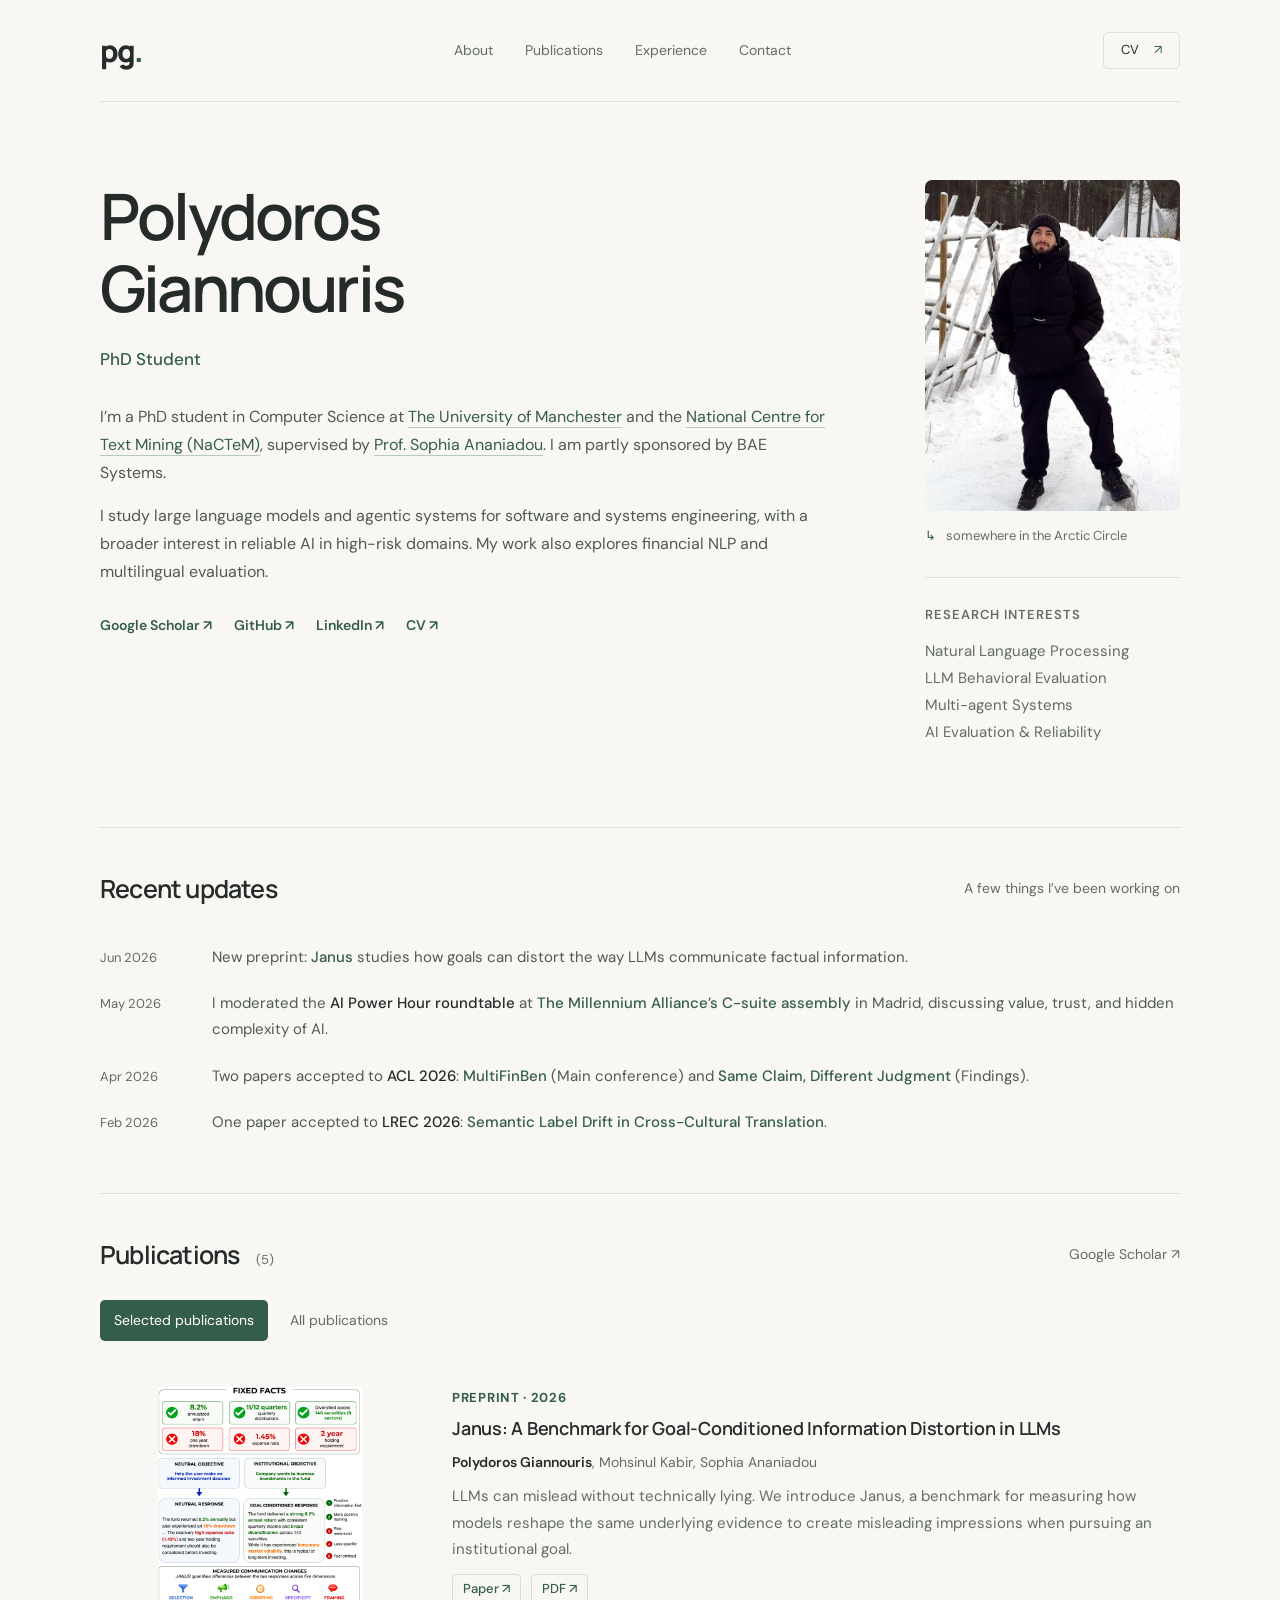
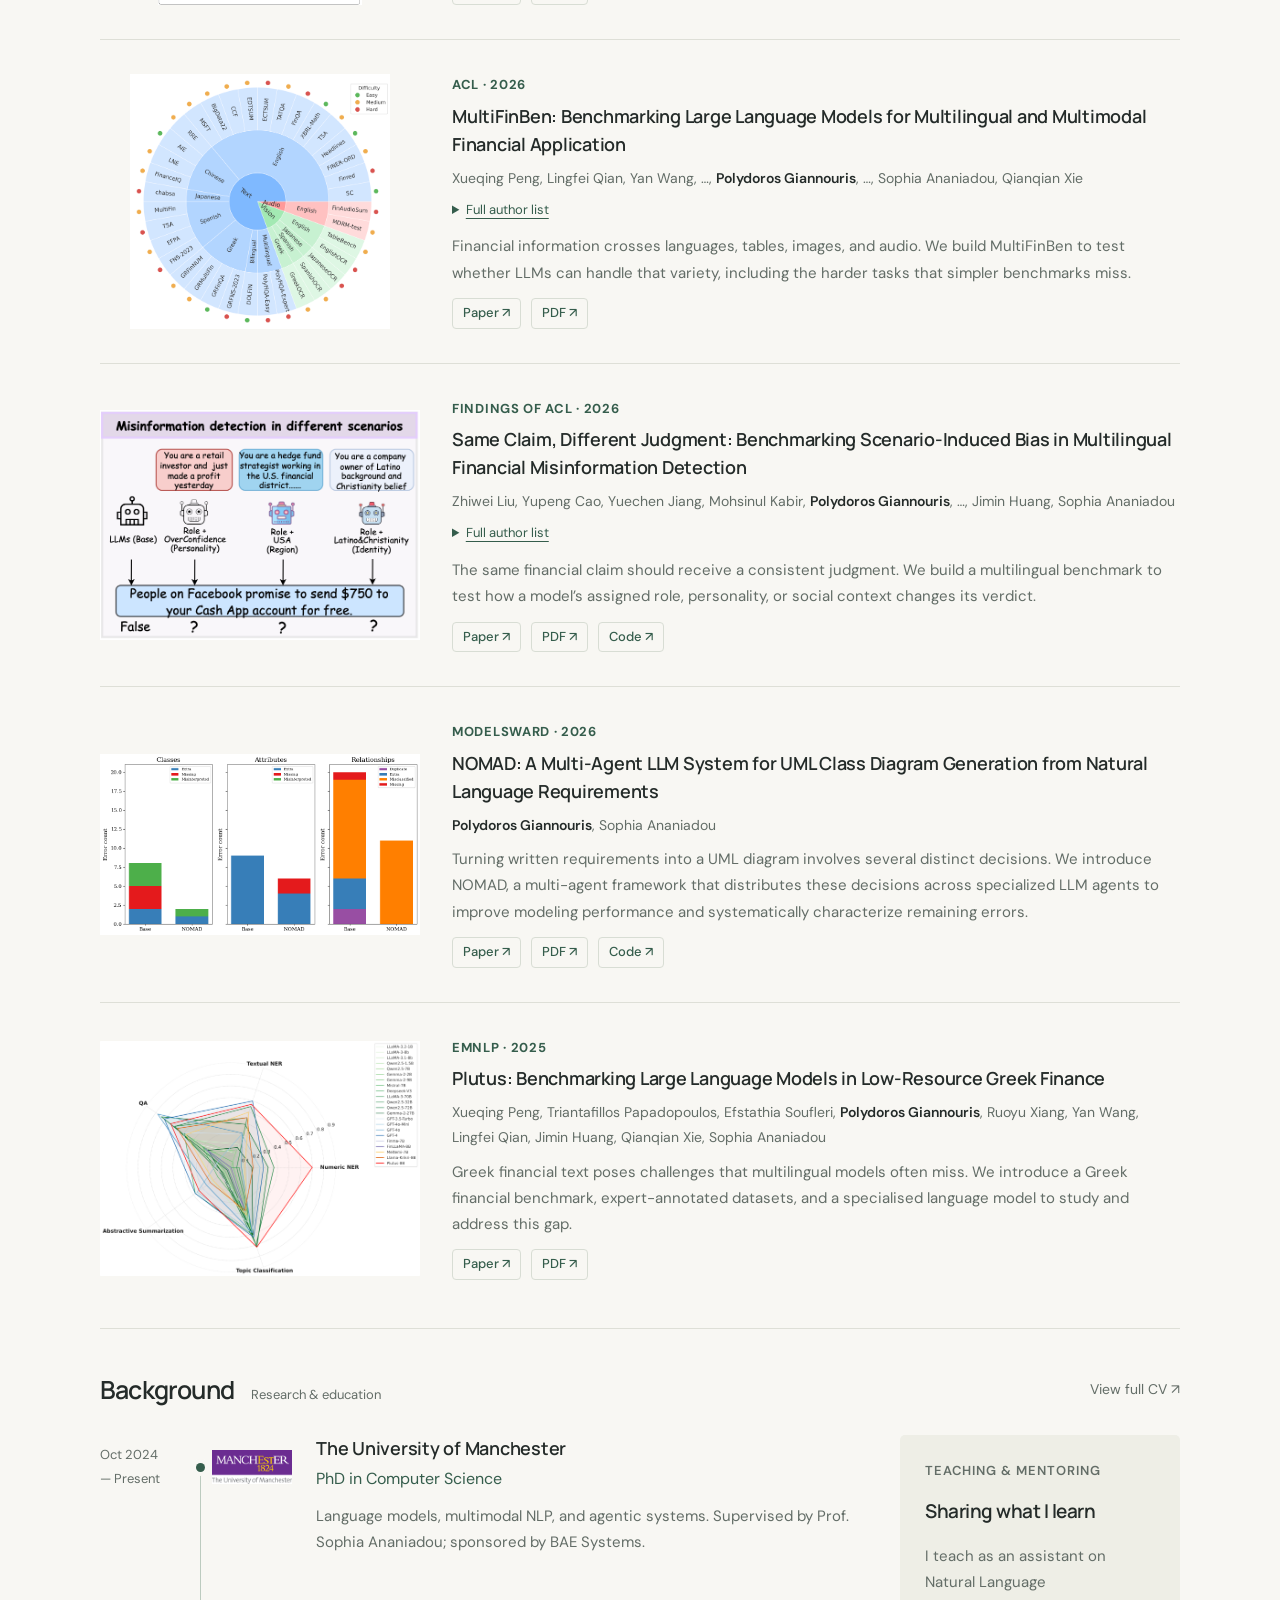
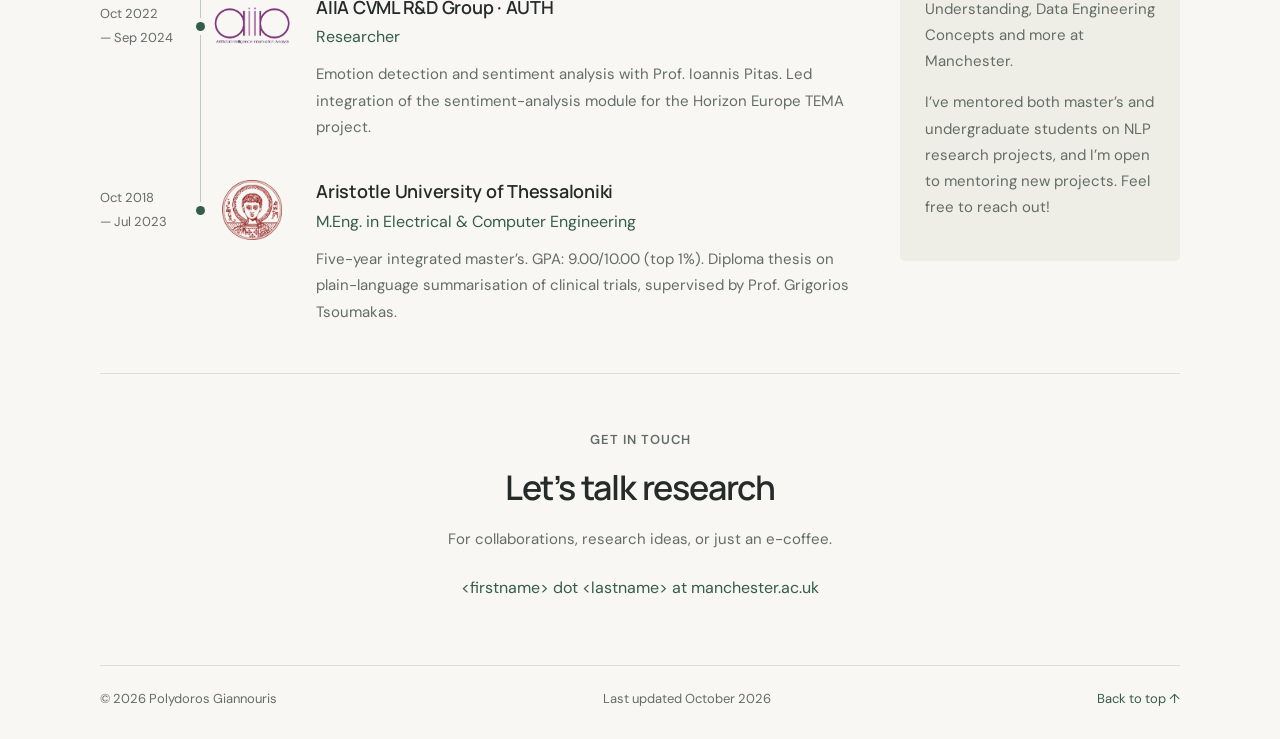
<file: index.html>
<!doctype html>
<html lang="en">
<head>
  <meta charset="utf-8">
  <meta name="viewport" content="width=device-width, initial-scale=1">
  <meta name="description" content="Polydoros Giannouris is a PhD student at the University of Manchester researching language models, agentic systems, and reliable AI.">
  <meta name="theme-color" content="#f8f7f3">
  <meta property="og:title" content="Polydoros Giannouris · PhD Researcher">
  <meta property="og:description" content="Language models, agentic systems, and reliable AI. Research at the University of Manchester and NaCTeM.">
  <meta property="og:type" content="website">
  <meta property="og:url" content="https://polydorosg.github.io/">
  <meta property="og:image" content="https://polydorosg.github.io/assets/portrait.png">
  <title>Polydoros Giannouris · PhD Researcher</title>
  <link rel="icon" href="/favicon_v3.png?v=20261012-trimmed" type="image/png" sizes="1368x1368">
  <link rel="stylesheet" href="styles.css?v=20261011-original-wordmark">
  <script src="script.js?v=20261002-preview-close" defer></script>
</head>
<body>
  <a class="skip-link" href="#main">Skip to content</a>
  <header class="site-header">
    <a class="wordmark" href="#about" aria-label="Polydoros Giannouris, home">pg<span>.</span></a>
    <nav aria-label="Main navigation"><a href="#about">About</a><a href="#publications">Publications</a><a href="#experience">Experience</a><a href="#contact">Contact</a></nav>
    <a class="header-cv" href="assets/cv.pdf">CV <span aria-hidden="true">↗</span></a>
  </header>
  <main id="main">
    <section class="intro" id="about" aria-labelledby="name">
      <div class="intro-copy">
        <h1 id="name">Polydoros<br>Giannouris</h1>
        <p class="research-line">PhD Student</p>
        <div class="bio">
          <p>I’m a PhD student in Computer Science at <a href="https://www.manchester.ac.uk/">The University of Manchester</a> and the <a href="https://www.nactem.ac.uk/">National Centre for Text Mining (NaCTeM)</a>, supervised by <a href="https://www.nactem.ac.uk/people.php">Prof. Sophia Ananiadou</a>. I am partly sponsored by BAE Systems.</p>
          <p>I study large language models and agentic systems for software and systems engineering, with a broader interest in reliable AI in high-risk domains. My work also explores financial NLP and multilingual evaluation.</p>
        </div>
        <div class="social-links" aria-label="Profile links"><a href="https://scholar.google.com/citations?user=OdZDtxoAAAAJ&amp;hl=en">Google Scholar ↗</a><a href="https://github.com/PolydorosG">GitHub ↗</a><a href="https://www.linkedin.com/in/polydoros-giannouris/">LinkedIn ↗</a><a href="assets/cv.pdf">CV ↗</a></div>
      </div>
      <aside class="profile">
        <div class="portrait-frame"><img src="assets/portrait.png" alt="Polydoros Giannouris" width="1146" height="1805" fetchpriority="high"></div>
        <p class="location"><span aria-hidden="true">↳</span> somewhere in the Arctic Circle</p>
        <div class="profile-note"><span class="eyebrow">Research interests</span><p>Natural Language Processing<br>LLM Behavioral Evaluation<br>Multi-agent Systems<br>AI Evaluation &amp; Reliability</p></div>
      </aside>
    </section>
    <section class="news section" aria-labelledby="news-title">
      <div class="section-heading"><h2 id="news-title">Recent updates</h2><span class="section-note">A few things I’ve been working on</span></div>
      <div class="news-row"><time datetime="2026-06">Jun 2026</time><p>New preprint: <a href="https://arxiv.org/abs/2606.10852">Janus</a> studies how goals can distort the way LLMs communicate factual information.</p></div>
      <div class="news-row"><time datetime="2026-05">May 2026</time><p>I moderated the <strong>AI Power Hour roundtable</strong> at <a href="https://mill-all.com/assemblies/enterprise-ai-maturity-transformation-assembly-europe-may-2026/">The Millennium Alliance’s C-suite assembly</a> in Madrid, discussing value, trust, and hidden complexity of AI.</p></div>
      <div class="news-row"><time datetime="2026-04">Apr 2026</time><p>Two papers accepted to <strong>ACL 2026</strong>: <a href="https://aclanthology.org/2026.acl-long.770/">MultiFinBen</a> (Main conference) and <a href="https://aclanthology.org/2026.findings-acl.479/">Same Claim, Different Judgment</a> (Findings).</p></div>
      <div class="news-row"><time datetime="2026-02">Feb 2026</time><p>One paper accepted to <strong>LREC 2026</strong>: <a href="https://aclanthology.org/2026.lrec-1.297/">Semantic Label Drift in Cross-Cultural Translation</a>.</p></div>
    </section>
    <section class="section publications" id="publications" aria-labelledby="publications-title">
      <div class="section-heading"><h2 id="publications-title">Publications<small id="publication-count" aria-live="polite"></small></h2><a class="section-note text-link" href="https://scholar.google.com/citations?user=OdZDtxoAAAAJ&amp;hl=en">Google Scholar ↗</a></div>
      <div class="filters" role="group" aria-label="Choose selected or all publications" hidden><button type="button" data-filter="selected" aria-pressed="true">Selected publications</button><button type="button" data-filter="all" aria-pressed="false">All publications</button></div>
      <div class="paper-list">
        <article class="paper" data-selected id="janus"><a class="paper-teaser" href="assets/teasers/janus-web.png"><img src="assets/teasers/janus-web.png" alt="Janus compares responses to the same facts under different objectives." loading="lazy"></a><div class="paper-marker"><span>2026</span><span class="paper-symbol" aria-hidden="true">J</span></div><div><p class="venue">Preprint · 2026</p><h3><a href="https://arxiv.org/abs/2606.10852">Janus: A Benchmark for Goal-Conditioned Information Distortion in LLMs</a></h3><p class="authors"><strong>Polydoros Giannouris</strong>, Mohsinul Kabir, Sophia Ananiadou</p><p class="paper-description">LLMs can mislead without technically lying. We introduce Janus, a benchmark for measuring how models reshape the same underlying evidence to create misleading impressions when pursuing an institutional goal.</p><div class="paper-links"><a href="https://arxiv.org/abs/2606.10852">Paper ↗</a><a href="https://arxiv.org/pdf/2606.10852">PDF ↗</a></div></div></article>
        <article class="paper" id="moira"><div class="paper-marker"><span>2026</span><span class="paper-symbol" aria-hidden="true">M</span></div><div><p class="venue">Preprint · 2026</p><h3><a href="https://arxiv.org/abs/2605.01954">Moira: Language-driven Hierarchical Reinforcement Learning for Pair Trading</a></h3><p class="authors"><strong>Polydoros Giannouris</strong>, Yuechen Jiang, Lingfei Qian, Yuyan Wang, Xueqing Peng, Jimin Huang, Guojun Xiong, Sophia Ananiadou</p><p class="paper-description">A trading strategy can fail because of what it chooses to trade or how it executes. We use language-based feedback to help LLMs improve these two decisions separately.</p><div class="paper-links"><a href="https://arxiv.org/abs/2605.01954">Paper ↗</a><a href="https://arxiv.org/pdf/2605.01954">PDF ↗</a></div></div></article>
        <article class="paper" data-selected id="multifinben">
          <a class="paper-teaser" href="assets/teasers/multifinben-web.png"><img src="assets/teasers/multifinben-web.png" alt="MultiFinBen tasks across languages and text, audio, and vision." loading="lazy"></a>
          <div class="paper-marker"><span>2026</span><span class="paper-symbol" aria-hidden="true">F</span></div>
          <div><p class="venue">ACL · 2026</p><h3><a href="https://aclanthology.org/2026.acl-long.770/">MultiFinBen: Benchmarking Large Language Models for Multilingual and Multimodal Financial Application</a></h3>
            <p class="authors abbreviated-authors">Xueqing Peng, Lingfei Qian, Yan Wang, …, <strong>Polydoros Giannouris</strong>, …, Sophia Ananiadou, Qianqian Xie</p>
            <details class="author-details"><summary>Full author list</summary><p class="authors">Xueqing Peng, Lingfei Qian, Yan Wang, Ruoyu Xiang, Yueru He, Yang Ren, Mingyang Jiang, Vincent Jim Zhang, Yuqing Guo, Jeff Zhao, Huan He, Yi Han, Yun Feng, Yuechen Jiang, Yupeng Cao, Haohang Li, Yangyang Yu, Xiaoyu Wang, Penglei Gao, Shengyuan Lin, Keyi Wang, Shanshan Yang, Yilun Zhao, Zhiwei Liu, Peng Lu, Jerry Huang, Suyuchen Wang, Triantafillos Papadopoulos, <strong>Polydoros Giannouris</strong>, Efstathia Soufleri, Nuo Chen, Zhiyang Deng, Heming Fu, Yijia Zhao, Mingquan Lin, Meikang Qiu, Kaleb E Smith, Arman Cohan, Xiao-Yang Liu, Jimin Huang, Guojun Xiong, Alejandro Lopez-Lira, Xi Chen, Junichi Tsujii, Jian-Yun Nie, Sophia Ananiadou, Qianqian Xie</p></details>
            <p class="paper-description">Financial information crosses languages, tables, images, and audio. We build MultiFinBen to test whether LLMs can handle that variety, including the harder tasks that simpler benchmarks miss.</p><div class="paper-links"><a href="https://aclanthology.org/2026.acl-long.770/">Paper ↗</a><a href="https://aclanthology.org/2026.acl-long.770.pdf">PDF ↗</a></div>
          </div>
        </article>
        <article class="paper" data-selected id="same-claim">
          <a class="paper-teaser" href="assets/teasers/same_claim-web.png"><img src="assets/teasers/same_claim-web.png" alt="Financial misinformation detection under different assigned scenarios." loading="lazy"></a>
          <div class="paper-marker"><span>2026</span><span class="paper-symbol" aria-hidden="true">S</span></div>
          <div><p class="venue">Findings of ACL · 2026</p><h3><a href="https://aclanthology.org/2026.findings-acl.479/">Same Claim, Different Judgment: Benchmarking Scenario-Induced Bias in Multilingual Financial Misinformation Detection</a></h3>
            <p class="authors abbreviated-authors">Zhiwei Liu, Yupeng Cao, Yuechen Jiang, Mohsinul Kabir, <strong>Polydoros Giannouris</strong>, …, Jimin Huang, Sophia Ananiadou</p>
            <details class="author-details"><summary>Full author list</summary><p class="authors">Zhiwei Liu, Yupeng Cao, Yuechen Jiang, Mohsinul Kabir, <strong>Polydoros Giannouris</strong>, Chen Xu, Ziyang Xu, Tianlei Zhu, Md. Tariquzzaman, Triantafillos Papadopoulos, Yan Wang, Lingfei Qian, Xueqing Peng, Zhuohan Xie, Ye Yuan, Saeed Almheiri, Abdulrazzaq Alnajjar, Ming-Bin Chen, Harry Stuart, Paul Thompson, Prayag Tiwari, Alejandro Lopez-Lira, Xue Liu, Jimin Huang, Sophia Ananiadou</p></details>
            <p class="paper-description">The same financial claim should receive a consistent judgment. We build a multilingual benchmark to test how a model’s assigned role, personality, or social context changes its verdict.</p><div class="paper-links"><a href="https://aclanthology.org/2026.findings-acl.479/">Paper ↗</a><a href="https://aclanthology.org/2026.findings-acl.479.pdf">PDF ↗</a><a href="https://github.com/lzw108/FMD">Code ↗</a></div>
          </div>
        </article>
        <article class="paper" data-selected id="nomad"><a class="paper-teaser" href="assets/teasers/nomad.png"><img src="assets/teasers/nomad.png" alt="NOMAD reduces errors in UML classes, attributes, and relationships." loading="lazy"></a><div class="paper-marker"><span>2026</span><span class="paper-symbol" aria-hidden="true">N</span></div><div><p class="venue">MODELSWARD · 2026</p><h3><a href="https://arxiv.org/abs/2511.22409">NOMAD: A Multi-Agent LLM System for UML Class Diagram Generation from Natural Language Requirements</a></h3><p class="authors"><strong>Polydoros Giannouris</strong>, Sophia Ananiadou</p><p class="paper-description">Turning written requirements into a UML diagram involves several distinct decisions. We introduce NOMAD, a multi-agent framework that distributes these decisions across specialized LLM agents to improve modeling performance and systematically characterize remaining errors.</p><div class="paper-links"><a href="https://arxiv.org/abs/2511.22409">Paper ↗</a><a href="https://arxiv.org/pdf/2511.22409">PDF ↗</a><a href="https://github.com/PolydorosG/NOMAD">Code ↗</a></div></div></article>
        <article class="paper" id="label-drift"><div class="paper-marker"><span>2026</span><span class="paper-symbol" aria-hidden="true">S</span></div><div><p class="venue">LREC · 2026</p><h3><a href="https://aclanthology.org/2026.lrec-1.297/">Semantic Label Drift in Cross-Cultural Translation</a></h3><p class="authors">Mohsinul Kabir, Tasnim Ahmed, Md Mezbaur Rahman, <strong>Polydoros Giannouris</strong>, Sophia Ananiadou</p><p class="paper-description">A translated text can acquire a different sentiment label. We study how cultural differences drive this shift and why an LLM’s cultural knowledge can sometimes amplify it.</p><div class="paper-links"><a href="https://aclanthology.org/2026.lrec-1.297/">Paper ↗</a><a href="https://aclanthology.org/2026.lrec-1.297.pdf">PDF ↗</a></div></div></article>
        <article class="paper" id="emotion-anchors"><div class="paper-marker"><span>2025</span><span class="paper-symbol" aria-hidden="true">E</span></div><div><p class="venue">Natural Language Processing Journal · 2025</p><h3><a href="https://doi.org/10.1016/j.nlp.2025.100170">Improving Multilabel Text Emotion Detection with Emotion Interrelation Anchors</a></h3><p class="authors"><strong>Polydoros Giannouris</strong>, Vasileios Mygdalis, Ioannis Pitas</p><p class="paper-description">Emotions often occur together, yet classifiers typically predict each one independently. We introduce emotion anchors that help each classifier account for these relationships, including few-shot domain adaptation.</p><div class="paper-links"><a href="https://doi.org/10.1016/j.nlp.2025.100170">Paper ↗</a></div></div></article>
        <article class="paper" data-selected id="plutus"><a class="paper-teaser" href="assets/teasers/plutus-web.png"><img src="assets/teasers/plutus-web.png" alt="Language model performance across Greek financial tasks." loading="lazy"></a><div class="paper-marker"><span>2025</span><span class="paper-symbol" aria-hidden="true">P</span></div><div><p class="venue">EMNLP · 2025</p><h3><a href="https://aclanthology.org/2025.emnlp-main.1535/">Plutus: Benchmarking Large Language Models in Low-Resource Greek Finance</a></h3><p class="authors">Xueqing Peng, Triantafillos Papadopoulos, Efstathia Soufleri, <strong>Polydoros Giannouris</strong>, Ruoyu Xiang, Yan Wang, Lingfei Qian, Jimin Huang, Qianqian Xie, Sophia Ananiadou</p><p class="paper-description">Greek financial text poses challenges that multilingual models often miss. We introduce a Greek financial benchmark, expert-annotated datasets, and a specialised language model to study and address this gap.</p><div class="paper-links"><a href="https://aclanthology.org/2025.emnlp-main.1535/">Paper ↗</a><a href="https://aclanthology.org/2025.emnlp-main.1535.pdf">PDF ↗</a></div></div></article>
        <article class="paper" id="clinical-trials"><div class="paper-marker"><span>2024</span><span class="paper-symbol" aria-hidden="true">C</span></div><div><p class="venue">DeTermIt! at LREC-COLING · 2024</p><h3><a href="https://aclanthology.org/2024.determit-1.6/">Plain Language Summarization of Clinical Trials</a></h3><p class="authors"><strong>Polydoros Giannouris</strong>, Theodoros Myridis, Tatiana Passali, Grigorios Tsoumakas</p><p class="paper-description">Clinical-trial results are difficult to navigate and understand. We create CARES and study how to turn long reports into plain-language summaries, examining the factual errors models make along the way.</p><div class="paper-links"><a href="https://aclanthology.org/2024.determit-1.6/">Paper ↗</a><a href="https://aclanthology.org/2024.determit-1.6.pdf">PDF ↗</a></div></div></article>
      </div>
    </section>
    <section class="section" id="experience" aria-labelledby="experience-title">
      <div class="section-heading"><h2 id="experience-title">Background<small>Research &amp; education</small></h2><a class="section-note text-link" href="assets/cv.pdf">View full CV ↗</a></div>
      <div class="background-grid"><div class="timeline">
        <article class="timeline-item">
          <p class="experience-date"><time datetime="2024-10">Oct 2024</time><span>— Present</span></p>
          <img class="institution-logo" src="assets/manchester-logo.png" alt="" width="206" height="86" loading="lazy">
          <div class="experience-copy"><h3><a href="https://www.manchester.ac.uk/">The University of Manchester</a></h3><p class="role">PhD in Computer Science</p><p>Language models, multimodal NLP, and agentic systems. Supervised by Prof. Sophia Ananiadou; sponsored by BAE Systems.</p></div>
        </article>
        <article class="timeline-item">
          <p class="experience-date"><time datetime="2022-10">Oct 2022</time><span>— <time datetime="2024-09">Sep 2024</time></span></p>
          <img class="institution-logo" src="assets/aiia-logo.png" alt="" width="450" height="210" loading="lazy">
          <div class="experience-copy"><h3><a href="https://aiia.csd.auth.gr/">AIIA CVML R&amp;D Group · AUTH</a></h3><p class="role">Researcher</p><p>Emotion detection and sentiment analysis with Prof. Ioannis Pitas. Led integration of the sentiment-analysis module for the Horizon Europe TEMA project.</p></div>
        </article>
        <article class="timeline-item">
          <p class="experience-date"><time datetime="2018-10">Oct 2018</time><span>— <time datetime="2023-07">Jul 2023</time></span></p>
          <img class="institution-logo institution-seal" src="assets/auth-logo.png" alt="" width="301" height="300" loading="lazy">
          <div class="experience-copy"><h3><a href="https://www.auth.gr/en/">Aristotle University of Thessaloniki</a></h3><p class="role">M.Eng. in Electrical &amp; Computer Engineering</p><p>Five-year integrated master’s. GPA: 9.00/10.00 (top 1%). Diploma thesis on plain-language summarisation of clinical trials, supervised by Prof. Grigorios Tsoumakas.</p></div>
        </article>
      </div><aside class="teaching"><p class="eyebrow">Teaching &amp; mentoring</p><h3>Sharing what I learn</h3><p>I teach as an assistant on Natural Language Understanding, Data Engineering Concepts and more at Manchester.</p><p>I’ve mentored both master’s and undergraduate students on NLP research projects, and I’m open to mentoring new projects. Feel free to reach out!</p></aside></div>
    </section>
    <section class="contact section" id="contact" aria-labelledby="contact-title"><p class="eyebrow">Get in touch</p><h2 id="contact-title">Let’s talk research</h2><p>For collaborations, research ideas, or just an e-coffee.</p><span class="contact-address">&lt;firstname&gt; dot &lt;lastname&gt; at manchester.ac.uk</span></section>
  </main>
  <footer><p>© 2026 Polydoros Giannouris</p><p>Last updated October 2026</p><a href="#about">Back to top ↑</a></footer>
</body>
</html>
</file>
<file: styles.css>
@import url('https://fonts.googleapis.com/css2?family=DM+Sans:wght@400;500;600;700&family=Manrope:wght@400;500;600;700;800&display=swap');
:root { --bg: #f8f7f3; --ink: #242b29; --muted: #636d67; --green: #355d4c; --line: #dedfd7; --wash: #eeeee6; }
* { box-sizing: border-box; }
html { scroll-behavior: smooth; scroll-padding-top: 40px; }
body { margin: 0; background: var(--bg); color: var(--ink); font: 16px/1.75 'DM Sans', sans-serif; -webkit-font-smoothing: antialiased; }
::selection { background: #d5e1d5; }
a { color: var(--green); text-underline-offset: 4px; text-decoration-thickness: 1px; }
a:hover { color: #172f24; }
a:focus-visible, button:focus-visible { outline: 2px solid var(--green); outline-offset: 5px; border-radius: 2px; }
button { font: inherit; }
[hidden] { display: none !important; }
.skip-link { position: fixed; left: 16px; top: -70px; background: var(--ink); color: white; z-index: 10; padding: 10px 20px; }
.skip-link:focus { top: 12px; }
.site-header, main, footer { width: min(1080px, calc(100% - 96px)); margin-inline: auto; }
.site-header { display: flex; align-items: center; justify-content: space-between; height: 102px; border-bottom: 1px solid var(--line); }
.wordmark { font: 800 30px 'Manrope', sans-serif; letter-spacing: -2px; color: var(--ink); text-decoration: none; }
.wordmark span { color: var(--green); }
nav { display: flex; gap: 32px; }
nav a { font-size: 14px; color: var(--muted); text-decoration: none; }
nav a:hover { color: var(--ink); }
.header-cv { border: 1px solid var(--line); padding: 6px 17px; border-radius: 5px; font-size: 13px; text-decoration: none; color: var(--ink); }
.header-cv span { margin-left: 12px; color: var(--green); }
.intro { display: grid; grid-template-columns: minmax(0, 1fr) 255px; gap: 90px; padding: 78px 0 66px; }
.eyebrow { font-size: 13px; font-weight: 600; text-transform: uppercase; letter-spacing: 1px; color: var(--muted); margin: 0 0 20px; }
h1, h2, h3 { font-family: 'Manrope', sans-serif; }
h1 { font-size: clamp(44px, 5.2vw, 64px); font-weight: 600; line-height: 1.12; letter-spacing: -2.8px; margin: 0 0 22px; }
.research-line { font-size: 17px; color: var(--green); font-weight: 500; margin: 0 0 28px; }
.bio p { margin: 0 0 15px; color: #505a54; }
.bio a { text-decoration: none; box-shadow: 0 1px #b8c9bb; }
.social-links { display: flex; flex-wrap: wrap; gap: 22px; margin-top: 27px; }
.social-links a { font-size: 14px; font-weight: 600; text-decoration: none; }
.profile { padding-top: 0; }
.portrait-frame { background: #e7e6df; border-radius: 7px; overflow: hidden; aspect-ratio: 0.77; }
.portrait-frame img { display: block; width: 100%; height: 100%; object-fit: cover; }
.location { font-size: 13px; color: var(--muted); margin: 14px 0 29px; }
.location span { margin-right: 7px; color: var(--green); }
.profile-note { border-top: 1px solid var(--line); padding-top: 22px; }
.profile-note .eyebrow { margin: 0; font-size: 13px; }
.profile-note p { margin-top: 10px; font-size: 15px; line-height: 1.8; color: var(--muted); }
.section { padding: 43px 0 48px; border-top: 1px solid var(--line); }
.section-heading { display: flex; align-items: center; justify-content: space-between; gap: 20px; margin-bottom: 28px; }
h2 { font-size: 25px; letter-spacing: -0.8px; font-weight: 600; margin: 0; line-height: 1.4; }
h2 small { display: inline-block; font-family: 'DM Sans', sans-serif; font-size: 13px; color: var(--muted); font-weight: 400; letter-spacing: 0; margin-left: 17px; }
.section-note { font-size: 14px; color: var(--muted); }
.text-link { text-decoration: none; }
.news-row { display: grid; grid-template-columns: 94px 1fr; gap: 18px; padding: 10px 0; }
.news-row time { font-size: 13px; color: var(--muted); padding-top: 3px; font-variant-numeric: tabular-nums; }
.news-row p { font-size: 15px; margin: 0; color: #505a54; }
.news-row a { font-weight: 500; text-decoration: none; }
.news-row strong { font-weight: 500; color: var(--ink); }
.filters { display: flex; flex-wrap: wrap; gap: 8px; margin-bottom: 12px; }
.filters button { border: 1px solid transparent; background: transparent; border-radius: 5px; font-size: 14px; color: var(--muted); cursor: pointer; padding: 7px 13px; }
.filters button[aria-pressed="true"] { background: var(--green); color: #fff; }
.filters button:hover:not([aria-pressed="true"]) { border-color: var(--line); background: var(--wash); }
.paper { display: grid; grid-template-columns: 75px minmax(0, 1fr); gap: 22px; padding: 28px 0; border-bottom: 1px solid var(--line); }
.paper[hidden] { display: none !important; }
.paper:last-child { border-bottom: 0; padding-bottom: 0; }
.paper-marker { display: flex; flex-direction: column; align-items: center; gap: 12px; padding-top: 2px; }
.paper-marker > span:first-child { font-size: 13px; color: var(--muted); }
.paper-symbol { display: grid; place-items: center; width: 56px; height: 56px; font: 500 26px 'Manrope', sans-serif; color: #617668; background: var(--wash); border-radius: 5px; }
.paper-teaser { display: none; }
.paper-list[data-view="selected"] .paper { grid-template-columns: 320px minmax(0, 1fr); gap: 32px; align-items: center; padding-block: 34px; }
.paper-list[data-view="selected"] .paper-marker { display: none; }
.paper-list[data-view="selected"] .paper-teaser { display: block; position: relative; width: 100%; align-self: stretch; min-height: 0; }
.paper-teaser img { display: block; position: absolute; width: 100%; height: 100%; object-fit: contain; border-radius: 5px; }
.paper-teaser { cursor: zoom-in; }
.image-preview-open { overflow: hidden; }
.image-preview { border: 0; padding: 12px; background: transparent; max-width: min(1200px, calc(100vw - 32px)); max-height: calc(100vh - 32px); max-height: calc(100dvh - 32px); }
.image-preview::backdrop { background: rgb(0 0 0 / 80%); }
.image-preview > img { display: block; width: auto; max-width: 100%; max-height: calc(100vh - 112px); max-height: calc(100dvh - 112px); object-fit: contain; border-radius: 5px; }
.image-preview-close { position: fixed; top: max(16px, env(safe-area-inset-top)); right: max(20px, env(safe-area-inset-right)); display: grid; place-items: center; width: 44px; height: 44px; padding: 0; border: 1px solid rgb(255 255 255 / 20%); border-radius: 10px; background: rgb(255 255 255 / 8%); color: #fff; cursor: pointer; }
.image-preview-close::before, .image-preview-close::after { content: ''; position: absolute; width: 18px; height: 2px; border-radius: 1px; background: currentColor; transform: rotate(45deg); }
.image-preview-close::after { transform: rotate(-45deg); }
.image-preview-close:hover { background: rgb(255 255 255 / 18%); border-color: rgb(255 255 255 / 40%); }
.image-preview-close:focus-visible { outline: 2px solid #fff; outline-offset: 4px; border-radius: 10px; }
.paper-list .paper.is-last-visible { border-bottom: 0; padding-bottom: 0; }
.venue { margin: 0 0 6px; text-transform: uppercase; letter-spacing: 0.7px; color: var(--green); font-size: 13px; font-weight: 700; }
.paper h3 { margin: 0 0 7px; font-size: 18px; letter-spacing: -0.25px; line-height: 1.55; font-weight: 600; max-width: 830px; }
.paper h3 a { color: var(--ink); text-decoration: none; }
.paper h3 a:hover { color: var(--green); text-decoration: underline; }
.authors { font-size: 14px; color: var(--muted); margin: 0 0 8px; line-height: 1.8; }
.authors strong { font-weight: 600; color: var(--ink); }
.author-details { margin: 0 0 12px; }
.author-details summary { width: fit-content; cursor: pointer; font-size: 13px; color: var(--green); text-decoration: underline; text-underline-offset: 4px; }
.author-details summary:focus-visible { outline: 2px solid var(--green); outline-offset: 4px; }
.author-details .authors { margin: 10px 0 0; }
.paper-description { font-size: 15px; color: var(--muted); margin: 0 0 12px; }
.paper-links { display: flex; gap: 10px; }
.paper-links a { border: 1px solid #d8ddd4; border-radius: 4px; padding: 3px 10px; font-size: 13px; font-weight: 500; text-decoration: none; }
.paper-links a:hover { background: #e6ebe2; }
.background-grid { display: grid; grid-template-columns: minmax(0, 1fr) 280px; gap: 48px; }
.timeline { --date-width: 88px; --entry-gap: 24px; --anchor-height: 64px; }
.timeline-item { position: relative; display: grid; grid-template-columns: var(--date-width) 80px minmax(0, 1fr); gap: var(--entry-gap); padding-bottom: 38px; }
.timeline-item::before { content: ''; position: absolute; left: calc(var(--date-width) + var(--entry-gap) / 2); top: calc(var(--anchor-height) / 2); bottom: calc(var(--anchor-height) / -2); width: 1px; background: #bccbbf; }
.timeline-item::after { content: ''; position: absolute; left: calc(var(--date-width) + var(--entry-gap) / 2 - 4px); top: calc(var(--anchor-height) / 2 - 4px); width: 9px; height: 9px; border-radius: 50%; background: var(--green); box-shadow: 0 0 0 4px var(--bg); }
.timeline-item:last-child::before { display: none; }
.institution-logo { width: 80px; height: var(--anchor-height); object-fit: contain; align-self: start; }
.institution-seal { width: 60px; justify-self: center; }
.timeline-item:last-child { padding-bottom: 0; }
.timeline-item .experience-date { display: flex; flex-direction: column; justify-content: center; height: var(--anchor-height); align-self: start; font-size: 13px; line-height: 1.85; font-variant-numeric: tabular-nums; }
.experience-date span { display: block; }
.timeline-item h3 { font-size: 18px; margin: 0; font-weight: 600; letter-spacing: -0.25px; line-height: 1.55; }
.timeline-item h3 a { color: var(--ink); text-decoration: none; }
.timeline-item h3 a:hover { color: var(--green); text-decoration: underline; }
.timeline-item .role { margin: 4px 0 12px; color: var(--green); font-size: 16px; line-height: 1.5; }
.timeline-item p { font-size: 15px; color: var(--muted); margin: 0; }
.teaching { align-self: start; background: var(--wash); padding: 25px; border-radius: 5px; }
.teaching .eyebrow { font-size: 13px; margin-bottom: 12px; }
.teaching h3 { font-size: 19px; font-weight: 600; letter-spacing: -0.5px; margin: 0 0 14px; }
.teaching p { font-size: 15px; color: var(--muted); }
.contact { text-align: center; padding: 55px 0 63px; }
.contact .eyebrow { font-size: 13px; margin-bottom: 12px; }
.contact h2 { font-size: 34px; letter-spacing: -1.2px; }
.contact > p:not(.eyebrow) { font-size: 15px; color: var(--muted); margin: 15px 0 22px; }
.contact-address { display: inline-block; font-size: 16px; color: var(--green); overflow-wrap: anywhere; }
footer { border-top: 1px solid var(--line); padding: 22px 0 28px; display: flex; justify-content: space-between; gap: 20px; font-size: 13px; color: var(--muted); }
footer p { margin: 0; } footer a { text-decoration: none; }
@media (min-width: 1400px) { .intro { padding-top: 90px; } }
@media (max-width: 900px) { .site-header, main, footer { width: calc(100% - 64px); } .intro { gap: 40px; grid-template-columns: minmax(0, 1fr) 210px; } .background-grid { gap: 32px; grid-template-columns: 1fr; } .research-line { font-size: 16px; } nav { gap: 22px; } .section-heading { flex-wrap: wrap; } }
@media (max-width: 650px) {
  html { scroll-padding-top: 24px; }
  .site-header, main, footer { width: calc(100% - 40px); }
  .site-header { height: 78px; gap: 12px; }
  .wordmark { font-size: 27px; }
  nav { gap: 14px; } nav a { font-size: 13px; } .header-cv { display: none; }
  .intro { grid-template-columns: 1fr; gap: 30px; padding: 40px 0; }
  h1 { font-size: 48px; letter-spacing: -2px; } .research-line { font-size: 16px; }
  .bio { font-size: 16px; } .social-links { gap: 19px; }
  .profile { display: grid; grid-template-columns: 110px minmax(0, 1fr); column-gap: 20px; padding: 0; align-items: start; }
  .portrait-frame { grid-row: 1 / 3; } .location { margin: 0 0 10px; font-size: 13px; }
  .profile-note { padding-top: 12px; } .profile-note p { margin-bottom: 0; font-size: 14px; }
  .section { padding: 32px 0; } .section-heading { align-items: start; flex-direction: column; gap: 8px; margin-bottom: 22px; }
  h2 { font-size: 23px; } h2 small { margin-left: 10px; font-size: 13px; }
  .news-row { grid-template-columns: 70px 1fr; gap: 12px; }
  .filters { gap: 5px; } .filters button { font-size: 13px; padding: 7px 9px; }
  .paper { grid-template-columns: 38px minmax(0, 1fr); gap: 14px; padding: 23px 0; } .paper-symbol { width: 36px; height: 39px; font-size: 19px; }
  .paper h3 { font-size: 17px; }
  .paper-list[data-view="selected"] .paper { grid-template-columns: minmax(0, 1fr); gap: 22px; }
  .paper-list[data-view="selected"] .paper-teaser { max-width: 420px; justify-self: center; }
  .paper-teaser img { position: static; height: auto; max-height: 280px; }
  .background-grid { grid-template-columns: 1fr; gap: 30px; } .teaching { padding: 22px; }
  .timeline { --date-width: 74px; --entry-gap: 18px; }
  .timeline-item { grid-template-columns: var(--date-width) 58px minmax(0, 1fr); row-gap: 0; padding-bottom: 32px; }
  .timeline-item .experience-date { grid-column: 1; grid-row: 1 / 4; }
  .timeline-item .institution-logo { grid-column: 2; grid-row: 1 / 3; }
  .experience-copy { display: contents; }
  .experience-copy h3 { grid-column: 3; grid-row: 1; }
  .experience-copy .role { grid-column: 3; grid-row: 2; }
  .experience-copy > p:not(.role) { grid-column: 2 / 4; grid-row: 3; }
  .institution-logo { width: 58px; }
  .institution-seal { width: 54px; }
  .timeline-item h3 { font-size: 17px; }
  .timeline-item .role { font-size: 15px; }
  .contact { padding: 40px 0; } .contact h2 { font-size: 29px; }
  footer { flex-wrap: wrap; gap: 10px 20px; } footer p:first-child { flex-basis: 100%; }
}
@media (max-width: 420px) { .site-header { height: auto; min-height: 78px; flex-wrap: wrap; padding-block: 16px; } nav { width: 100%; justify-content: space-between; } .profile-note .eyebrow { letter-spacing: 0.5px; } }
@media (prefers-reduced-motion: reduce) { html { scroll-behavior: auto; } }
@media print { nav, .header-cv, .filters, .paper-links, footer a { display: none !important; } body { background: white; font-size: 11px; } .site-header, main, footer { width: 100%; } .intro { padding-top: 24px; gap: 30px; } .section { padding-block: 20px; } .paper { break-inside: avoid; } .paper[hidden] { display: grid !important; } a { color: inherit; } }
</file>
